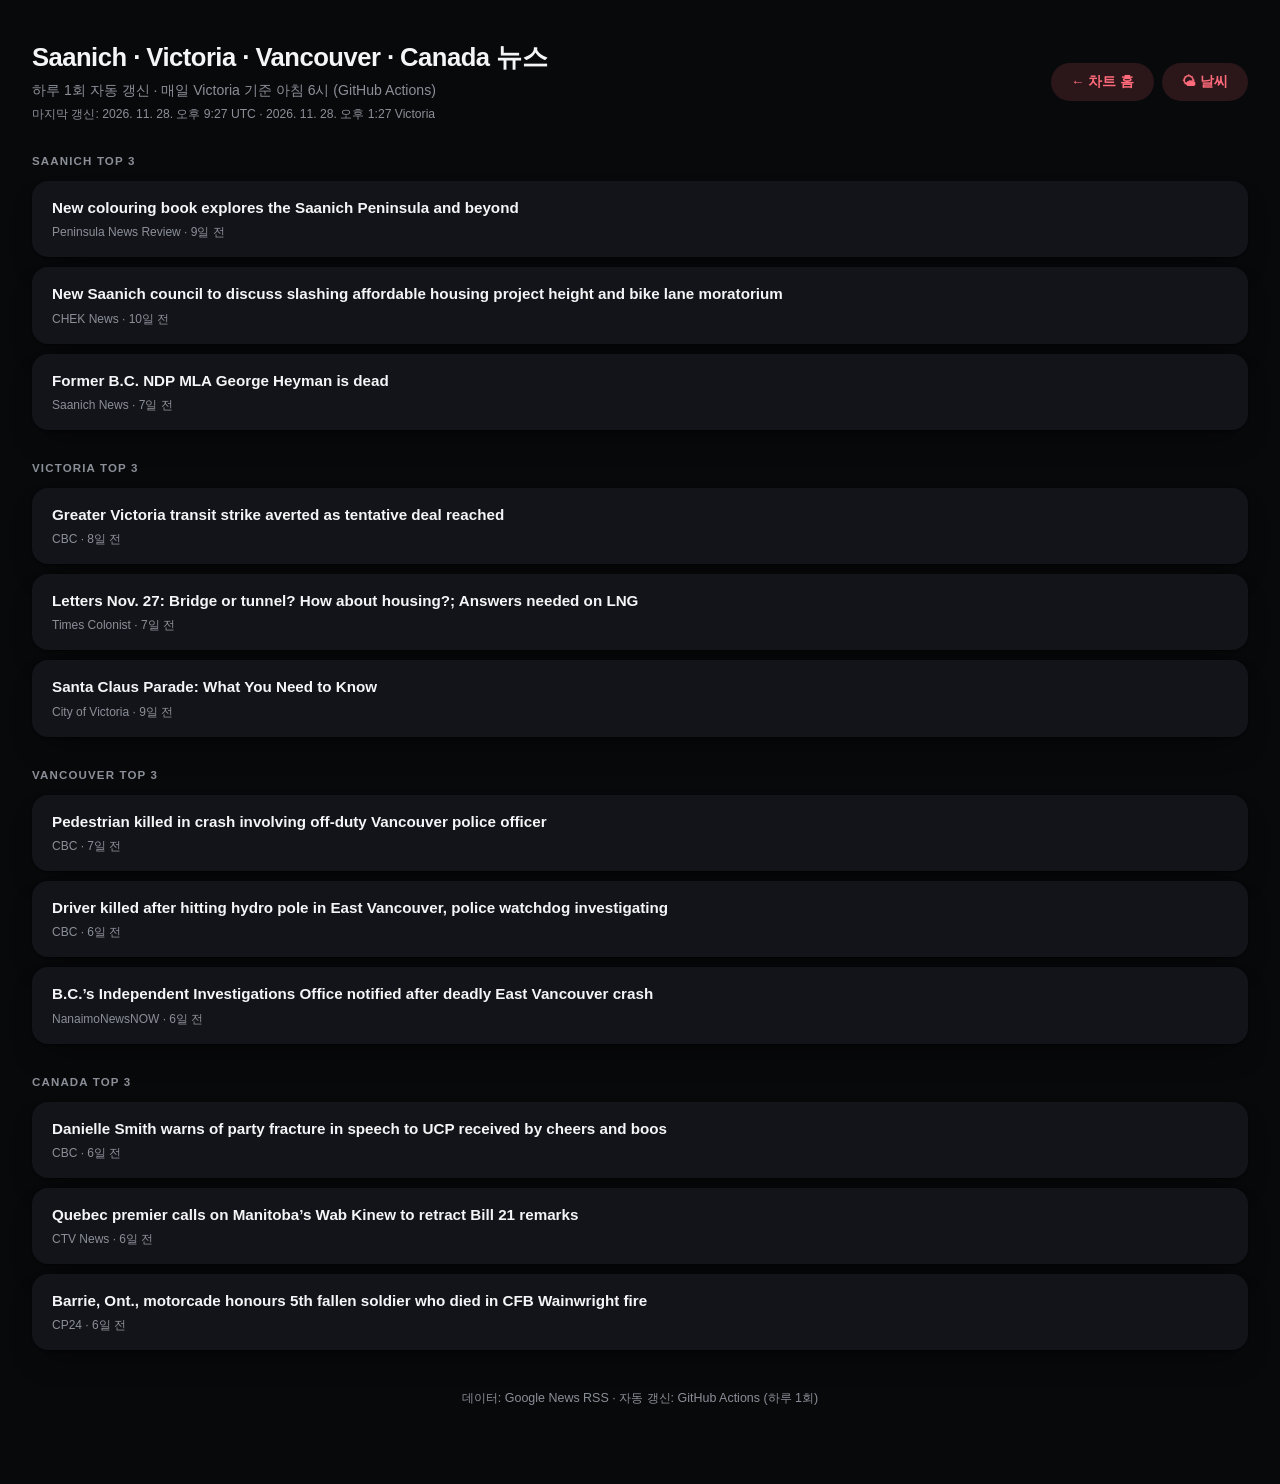
<file: news.html>
<!doctype html>
<html lang="ko">
<head>
<meta charset="UTF-8" />
<meta name="viewport" content="width=device-width, initial-scale=1.0" />
<title>Saanich / Victoria / Vancouver / Canada 뉴스</title>
<link rel="stylesheet" href="style.css" />
</head>
<body>
  <header class="page-header">
    <div>
      <h1>Saanich · Victoria · Vancouver · Canada 뉴스</h1>
      <p class="subtitle">하루 1회 자동 갱신 · 매일 Victoria 기준 아침 6시 (GitHub Actions)</p>
      <p class="page-updated-at" id="page-updated-at">마지막 갱신 확인 중...</p>
    </div>
    <div class="nav-buttons">
      <a class="nav-button" href="index.html">← 차트 홈</a>
      <a class="nav-button" href="weather.html">🌤 날씨</a>
    </div>
  </header>

  <main>
    <section class="weather-section">
      <h2 class="section-title">Saanich Top 3</h2>
      <div class="news-list" id="news-saanich"></div>
    </section>

    <section class="weather-section">
      <h2 class="section-title">Victoria Top 3</h2>
      <div class="news-list" id="news-victoria"></div>
    </section>

    <section class="weather-section">
      <h2 class="section-title">Vancouver Top 3</h2>
      <div class="news-list" id="news-vancouver"></div>
    </section>

    <section class="weather-section">
      <h2 class="section-title">Canada Top 3</h2>
      <div class="news-list" id="news-canada"></div>
    </section>
  </main>

  <footer>
    <p>데이터: Google News RSS · 자동 갱신: GitHub Actions (하루 1회)</p>
  </footer>

  <script src="news.js"></script>
</body>
</html>
</file>
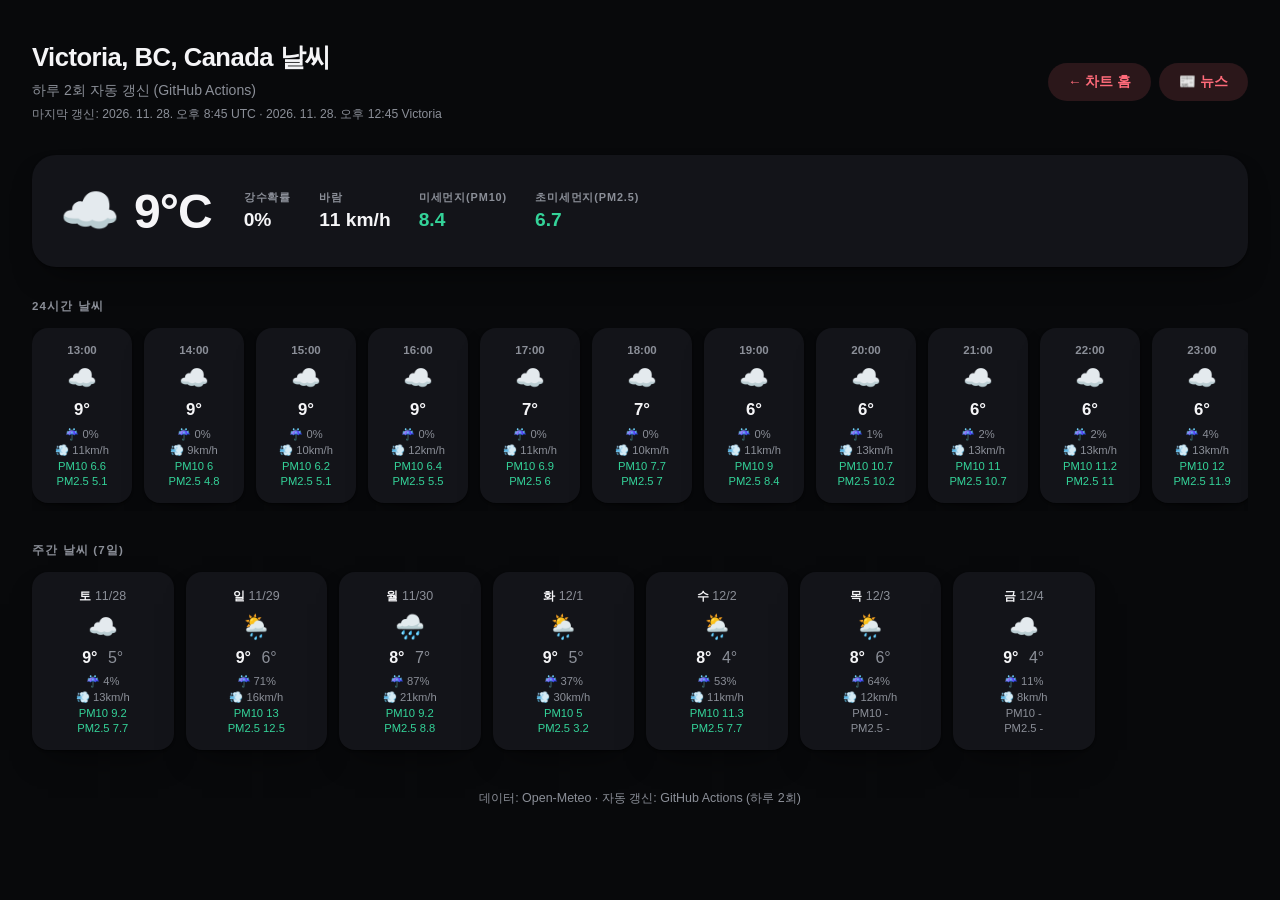
<file: weather.html>
<!doctype html>
<html lang="ko">
<head>
<meta charset="UTF-8" />
<meta name="viewport" content="width=device-width, initial-scale=1.0" />
<title>Victoria, BC 날씨</title>
<link rel="stylesheet" href="style.css" />
</head>
<body>
  <header class="page-header">
    <div>
      <h1>Victoria, BC, Canada 날씨</h1>
      <p class="subtitle">하루 2회 자동 갱신 (GitHub Actions)</p>
      <p class="page-updated-at" id="page-updated-at">마지막 갱신 확인 중...</p>
    </div>
    <div class="nav-buttons">
      <a class="nav-button" href="index.html">← 차트 홈</a>
      <a class="nav-button" href="news.html">📰 뉴스</a>
    </div>
  </header>

  <section class="current-conditions" id="current">
    <p class="loading-text">불러오는 중...</p>
  </section>

  <section class="weather-section">
    <h2 class="section-title">24시간 날씨</h2>
    <div class="hourly-scroll" id="hourly"></div>
  </section>

  <section class="weather-section">
    <h2 class="section-title">주간 날씨 (7일)</h2>
    <div class="daily-grid" id="daily"></div>
  </section>

  <footer>
    <p>데이터: Open-Meteo · 자동 갱신: GitHub Actions (하루 2회)</p>
  </footer>

  <script src="weather.js"></script>
</body>
</html>
</file>
<file: style.css>
:root {
  --bg: #08090b;
  --card-bg: #131419;
  --border: rgba(255, 255, 255, 0.05);
  --text: #f5f5f7;
  --muted: #8b8f98;
  --accent: #ff6b7a;
  --accent-soft: rgba(255, 107, 122, 0.14);
  --shadow-card: 0 1px 2px rgba(0, 0, 0, 0.5), 0 16px 32px -16px rgba(0, 0, 0, 0.65);
}

* {
  box-sizing: border-box;
}

body {
  margin: 0;
  font-family: -apple-system, BlinkMacSystemFont, "SF Pro Display", "Segoe UI", Roboto, sans-serif;
  background: var(--bg);
  color: var(--text);
  padding: 28px 24px 48px;
  -webkit-font-smoothing: antialiased;
}

@media (min-width: 720px) {
  body {
    padding: 40px 32px 64px;
  }
}

header {
  margin-bottom: 32px;
}

header h1 {
  margin: 0 0 6px;
  font-size: 1.6rem;
  font-weight: 700;
  letter-spacing: -0.02em;
}

.subtitle {
  margin: 0;
  color: var(--muted);
  font-size: 0.88rem;
}

.page-updated-at {
  margin: 6px 0 0;
  color: var(--muted);
  font-size: 0.76rem;
}

.page-header {
  display: flex;
  justify-content: space-between;
  align-items: center;
  gap: 16px;
  flex-wrap: wrap;
}

.nav-button {
  display: inline-block;
  padding: 10px 20px;
  border-radius: 999px;
  background: var(--accent-soft);
  color: var(--accent);
  text-decoration: none;
  font-size: 0.85rem;
  font-weight: 600;
  white-space: nowrap;
  transition: background 0.15s ease;
}

.nav-button:hover {
  background: rgba(255, 107, 122, 0.22);
}

.nav-buttons {
  display: flex;
  gap: 8px;
  flex-wrap: wrap;
}

#charts {
  display: grid;
  grid-template-columns: 1fr;
  gap: 24px;
}

@media (min-width: 720px) {
  #charts {
    grid-template-columns: repeat(2, 1fr);
  }
}

.chart-card {
  background: var(--card-bg);
  border-radius: 20px;
  box-shadow: var(--shadow-card);
  padding: 22px;
}

.chart-card-header {
  display: flex;
  justify-content: space-between;
  align-items: flex-start;
  gap: 12px;
  flex-wrap: wrap;
  margin-bottom: 4px;
}

.ticker-title {
  display: flex;
  align-items: baseline;
  gap: 10px;
}

.ticker-title h2 {
  margin: 0;
  font-size: 1.05rem;
  font-weight: 600;
  color: var(--muted);
  letter-spacing: 0.02em;
}

.last-price {
  font-size: 1.5rem;
  font-weight: 700;
  color: var(--text);
  letter-spacing: -0.01em;
}

.badges {
  display: flex;
  flex-direction: column;
  align-items: flex-end;
  gap: 4px;
}

.badge {
  padding: 4px 14px;
  border-radius: 999px;
  font-size: 1.6rem;
  font-weight: 700;
  white-space: nowrap;
}

.badge-muted {
  padding: 0;
  font-weight: 500;
  font-size: 1.5rem;
  color: var(--muted);
}

.badge-lowest {
  background: rgba(248, 113, 113, 0.16);
  color: #f87171;
}

.range-label {
  margin: 10px 0 14px;
  font-size: 0.7rem;
  font-weight: 600;
  letter-spacing: 0.08em;
  text-transform: uppercase;
  color: var(--muted);
}

.updated-at {
  color: var(--muted);
  font-size: 0.75rem;
  margin-top: 10px;
}

.chart-container {
  height: 200px;
  width: 100%;
  color: var(--muted);
  font-size: 0.85rem;
}

.mini-label {
  margin-top: 10px;
  font-size: 0.68rem;
  font-weight: 600;
  letter-spacing: 0.06em;
  text-transform: uppercase;
  color: var(--muted);
}

.mini-label span {
  font-weight: 700;
  letter-spacing: normal;
  text-transform: none;
  color: var(--text);
}

.rsi-container {
  height: 70px;
  width: 100%;
}

footer {
  margin-top: 40px;
  color: var(--muted);
  font-size: 0.78rem;
  text-align: center;
}

@media (min-width: 900px) {
  .chart-container {
    height: 220px;
  }
}

/* Weather page */

.loading-text {
  color: var(--muted);
  font-size: 0.85rem;
}

.current-conditions {
  background: var(--card-bg);
  border-radius: 24px;
  box-shadow: var(--shadow-card);
  padding: 28px;
  margin-bottom: 32px;
  display: flex;
  flex-wrap: wrap;
  align-items: center;
  gap: 32px;
}

.current-main {
  display: flex;
  align-items: center;
  gap: 14px;
}

.current-emoji {
  font-size: 3rem;
}

.current-temp {
  font-size: 3rem;
  font-weight: 800;
  letter-spacing: -0.02em;
}

.current-stats {
  display: flex;
  flex-wrap: wrap;
  gap: 28px;
}

.stat-tile {
  display: flex;
  flex-direction: column;
  gap: 4px;
}

.stat-label {
  font-size: 0.68rem;
  font-weight: 600;
  letter-spacing: 0.08em;
  text-transform: uppercase;
  color: var(--muted);
}

.stat-value {
  font-size: 1.2rem;
  font-weight: 700;
}

.weather-section {
  margin-bottom: 32px;
}

.section-title {
  font-size: 0.72rem;
  font-weight: 700;
  letter-spacing: 0.1em;
  text-transform: uppercase;
  color: var(--muted);
  margin: 0 0 14px;
}

.hourly-scroll {
  display: flex;
  gap: 12px;
  overflow-x: auto;
  padding-bottom: 8px;
}

.hour-card {
  flex: 0 0 auto;
  width: 100px;
  background: var(--card-bg);
  border-radius: 16px;
  box-shadow: var(--shadow-card);
  padding: 16px 12px;
  text-align: center;
}

.hour-time {
  font-size: 0.72rem;
  font-weight: 600;
  color: var(--muted);
}

.hour-emoji {
  font-size: 1.5rem;
  margin: 8px 0;
}

.hour-temp {
  font-size: 1.05rem;
  font-weight: 700;
  margin-bottom: 8px;
}

.hour-detail {
  font-size: 0.7rem;
  color: var(--muted);
  margin-top: 3px;
}

.daily-grid {
  display: grid;
  grid-template-columns: repeat(auto-fill, minmax(128px, 1fr));
  gap: 12px;
}

.day-card {
  background: var(--card-bg);
  border-radius: 16px;
  box-shadow: var(--shadow-card);
  padding: 16px 12px;
  text-align: center;
}

.day-name {
  font-size: 0.78rem;
  font-weight: 700;
}

.day-date {
  font-weight: 500;
  color: var(--muted);
}

.day-emoji {
  font-size: 1.5rem;
  margin: 8px 0;
}

.day-temp {
  margin-bottom: 8px;
}

.day-temp-max {
  font-weight: 700;
}

.day-temp-min {
  color: var(--muted);
  margin-left: 6px;
}

.day-detail {
  font-size: 0.7rem;
  color: var(--muted);
  margin-top: 3px;
}

.pm-good {
  color: #34d399;
}

.pm-moderate {
  color: #fbbf24;
}

.pm-unhealthy {
  color: #f87171;
}

/* News page */

.news-list {
  display: flex;
  flex-direction: column;
  gap: 10px;
}

.news-item {
  display: block;
  background: var(--card-bg);
  border-radius: 16px;
  box-shadow: var(--shadow-card);
  padding: 16px 20px;
  text-decoration: none;
  color: inherit;
  transition: background 0.15s ease;
}

.news-item:hover {
  background: #191a20;
}

.news-title {
  font-size: 0.95rem;
  font-weight: 600;
  color: var(--text);
  line-height: 1.4;
}

.news-meta {
  margin-top: 6px;
  font-size: 0.75rem;
  color: var(--muted);
}
</file>
